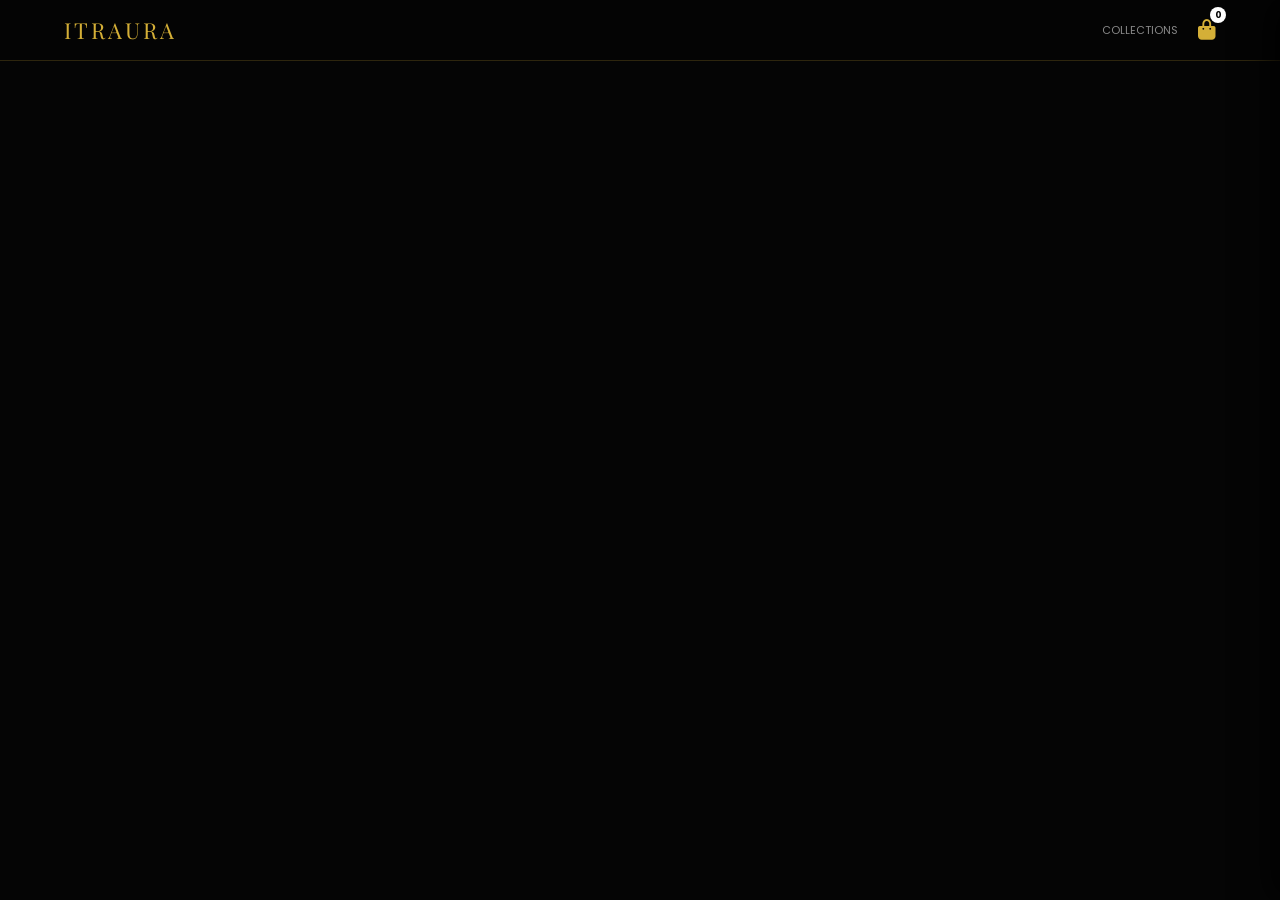
<file: product-detail.html>
<!DOCTYPE html>
<html lang="en">
<head>
    <meta charset="UTF-8">
    <meta name="viewport" content="width=device-width, initial-scale=1.0, maximum-scale=1.0, user-scalable=no">
    <title>Product Essence | ItrAura Luxury</title>
    <link href="https://fonts.googleapis.com/css2?family=Playfair+Display:ital,wght@0,700;1,400&family=Poppins:wght@300;400;600&display=swap" rel="stylesheet">
    <link rel="stylesheet" href="https://cdnjs.cloudflare.com/ajax/libs/font-awesome/6.4.0/css/all.min.css">
    
    <style>
        :root {
            --gold: #D4AF37; --black: #050505; --dark-gray: #0a0a0a;
            --border: rgba(212, 175, 55, 0.2); --transition: all 0.5s cubic-bezier(0.7, 0, 0.3, 1);
        }

        /* Global */
        * { margin: 0; padding: 0; box-sizing: border-box; }
        body { background: var(--black); color: #fff; font-family: 'Poppins', sans-serif; overflow-x: hidden; width: 100%; }
        
        /* Navbar */
        .navbar { padding: 15px 5%; display: flex; justify-content: space-between; align-items: center; border-bottom: 1px solid var(--border); position: sticky; top: 0; background: rgba(5,5,5,0.95); backdrop-filter: blur(10px); z-index: 1000; width: 100%; }
        .logo { font-family: 'Playfair Display', serif; font-size: 22px; letter-spacing: 3px; color: var(--gold); text-transform: uppercase; cursor: pointer; }
        .nav-right { display: flex; align-items: center; gap: 20px; }
        .cart-trigger { position: relative; cursor: pointer; color: var(--gold); font-size: 20px; }
        .cart-count { position: absolute; top: -8px; right: -10px; background: #fff; color: #000; font-size: 9px; width: 16px; height: 16px; border-radius: 50%; display: flex; align-items: center; justify-content: center; font-weight: 700; }

        /* CART DRAWER */
        #cart-drawer { 
            position: fixed; top: 0; right: -100%; width: 100%; height: 100%; 
            background: #080808; border-left: 1px solid var(--gold); z-index: 99999; 
            transition: var(--transition); padding: 25px; display: flex; flex-direction: column; 
            box-shadow: -10px 0 30px rgba(0,0,0,0.8);
        }
        #cart-drawer.open { right: 0; }
        
        /* Desktop Cart Width */
        @media (min-width: 992px) { #cart-drawer { width: 450px; right: -450px; } }

        .cart-head { display: flex; justify-content: space-between; align-items: center; border-bottom: 1px solid #222; padding-bottom: 15px; margin-bottom: 20px; }
        .cart-head h2 { font-family: 'Playfair Display', serif; color: var(--gold); font-size: 22px; }
        #cart-content { flex-grow: 1; overflow-y: auto; }
        .cart-item-row { display: flex; gap: 15px; margin-bottom: 15px; align-items: center; border-bottom: 1px solid #111; padding-bottom: 15px; }
        .cart-item-row img { width: 60px; height: 60px; object-fit: contain; background: #000; border: 1px solid #222; }
        .cart-total { display: flex; justify-content: space-between; font-size: 20px; color: var(--gold); padding: 15px 0; border-top: 1px solid #222; margin-top: 15px; }
        .checkout-btn { width: 100%; padding: 18px; background: var(--gold); color: #000; font-weight: 700; text-transform: uppercase; border: none; letter-spacing: 2px; cursor: pointer; }

        /* --- DETAIL LAYOUT (The Magic Fix) --- */
        .detail-container { 
            width: 100%; max-width: 1400px; margin: 20px auto; padding: 20px; 
            display: flex; flex-direction: column; /* Mobile stack */
            gap: 30px; 
        }

        /* Desktop Layout Fix */
        @media (min-width: 992px) {
            .detail-container { 
                flex-direction: row; /* Side-by-side */
                align-items: flex-start;
                margin: 80px auto; 
                gap: 80px; 
                padding: 0 8%; 
            }
            .product-image-side { 
                flex: 1; /* 50% screen */
                position: sticky; 
                top: 120px; 
                height: 700px; 
            }
            .product-info-side { 
                flex: 1; /* 50% screen */
                text-align: left; 
            }
        }

        .product-image-side { 
            background: #000; border: 1px solid var(--border); padding: 20px; 
            height: 400px; display: flex; align-items: center; justify-content: center; 
        }
        .product-image-side img { max-width: 100%; max-height: 100%; object-fit: contain; }

        .product-info-side h1 { font-family: 'Playfair Display', serif; font-size: 40px; color: var(--gold); margin: 0 0 15px 0; font-style: italic; }
        .category-tag { text-transform: uppercase; letter-spacing: 4px; font-size: 11px; color: var(--gold); margin-bottom: 10px; display: block; }
        .full-description { font-size: 16px; line-height: 1.8; color: #aaa; margin-bottom: 40px; font-weight: 300; }

        .promise-grid { display: grid; grid-template-columns: 1fr 1fr; gap: 20px; margin-bottom: 40px; border-top: 1px solid var(--border); padding-top: 30px; }
        .promise-item { display: flex; align-items: start; gap: 12px; }
        .promise-item i { color: var(--gold); font-size: 16px; margin-top: 4px; }
        .promise-item h5 { color: var(--gold); margin: 0 0 4px 0; font-size: 12px; text-transform: uppercase; }
        .promise-item p { color: #666; font-size: 11px; margin: 0; }

        .scent-profile { background: rgba(212, 175, 55, 0.03); padding: 30px; border-left: 2px solid var(--gold); margin-bottom: 40px; }
        .scent-profile h4 { color: var(--gold); margin-bottom: 15px; font-size: 13px; text-transform: uppercase; letter-spacing: 2px; }
        .scent-profile p { font-size: 14px; color: #ccc; margin-bottom: 8px; }

        .price-section { font-family: 'Playfair Display', serif; font-size: 45px; color: var(--gold); margin-bottom: 30px; }
        .ml-selector { display: flex; gap: 15px; margin-bottom: 30px; flex-wrap: wrap; }
        .ml-box { border: 1px solid #333; padding: 12px 25px; cursor: pointer; font-size: 12px; transition: 0.3s; }
        .ml-box.active { border-color: var(--gold); color: var(--gold); background: rgba(212, 175, 55, 0.05); }

        .buy-now-btn { width: 100%; padding: 22px; background: var(--gold); color: #000; border: none; font-weight: 700; text-transform: uppercase; letter-spacing: 3px; cursor: pointer; }
        
        #cart-mask { position: fixed; inset: 0; background: rgba(0,0,0,0.8); z-index: 99998; display: none; backdrop-filter: blur(5px); }
    </style>
</head>
<body>

<div id="cart-drawer">
    <div class="cart-head">
        <h2>Your Selection</h2>
        <i class="fas fa-times" onclick="toggleCart()" style="cursor:pointer; color:var(--gold);"></i>
    </div>
    <div id="cart-content"></div>
    <div class="cart-footer">
        <div class="cart-total">
            <span>Total</span>
            <span>₹<span id="cart-total-val">0</span></span>
        </div>
        <button class="checkout-btn" onclick="checkoutWhatsApp()">Checkout via WhatsApp</button>
    </div>
</div>
<div id="cart-mask" onclick="toggleCart()"></div>

<header class="navbar">
    <div class="logo" onclick="window.location.href='index.html'">ITRAURA</div>
    <div class="nav-right">
        <a href="product.html" style="color: #888; text-decoration: none; font-size: 11px; text-transform: uppercase;">Collections</a>
        <div class="cart-trigger" onclick="toggleCart()">
            <i class="fas fa-shopping-bag"></i>
            <span class="cart-count" id="cart-badge">0</span>
        </div>
    </div>
</header>

<div class="detail-container" id="product-detail">
    </div>

<script src="data.js"></script>
<script>
    let cart = JSON.parse(localStorage.getItem('itraura_cart')) || [];
    const urlParams = new URLSearchParams(window.location.search);
    const productId = parseInt(urlParams.get('id'));
    const item = products.find(p => p.id === productId);

    let selectedSize, selectedPrice;

    if (item) {
        const detailDiv = document.getElementById('product-detail');
        const availableSizes = Object.keys(item.prices);
        selectedSize = availableSizes[0];
        selectedPrice = item.prices[selectedSize];
        
        detailDiv.innerHTML = `
            <div class="product-image-side">
                <img src="${item.img}" alt="${item.name}">
            </div>
            <div class="product-info-side">
                <span class="category-tag">${item.category}</span>
                <h1>${item.name}</h1>
                <div class="full-description">${item.fullDesc || item.desc}</div>

                <div class="promise-grid">
                    <div class="promise-item"><i class="fas fa-history"></i><div><h5>Est. 1958</h5><p>Legacy of purity.</p></div></div>
                    <div class="promise-item"><i class="fas fa-seedling"></i><div><h5>Hasayan Soul</h5><p>Direct origin.</p></div></div>
                    <div class="promise-item"><i class="fas fa-fire-alt"></i><div><h5>Deg-Bhapka</h5><p>Steam art.</p></div></div>
                    <div class="promise-item"><i class="fas fa-leaf"></i><div><h5>Pure Nature</h5><p>0% Alcohol.</p></div></div>
                </div>
                
                <div class="scent-profile">
                    <h4>Scent Profile</h4>
                    <p><strong>Top:</strong> ${item.scentProfile?.top || 'Natural'}</p>
                    <p><strong>Heart:</strong> ${item.scentProfile?.heart || 'Floral'}</p>
                    <p><strong>Base:</strong> ${item.scentProfile?.base || 'Woody'}</p>
                </div>

                <div class="ml-selector">
                    ${availableSizes.map((size, index) => `
                        <div class="ml-box ${index === 0 ? 'active' : ''}" 
                             onclick="updateDetailPagePrice(this, ${item.prices[size]}, '${size}')">
                            ${size}
                        </div>
                    `).join('')}
                </div>

                <div class="price-section">₹<span id="detail-price">${selectedPrice}</span></div>
                
                <button class="buy-now-btn" onclick="addToSelection()">Add to Selection</button>
            </div>
        `;
    }

    function updateDetailPagePrice(el, price, size) {
        document.getElementById('detail-price').innerText = price;
        selectedPrice = price;
        selectedSize = size;
        document.querySelectorAll('.ml-box').forEach(b => b.classList.remove('active'));
        el.classList.add('active');
    }

    function addToSelection() {
        const existing = cart.find(c => c.id === item.id && c.size === selectedSize);
        if(existing) existing.qty++;
        else cart.push({ id: item.id, name: item.name, price: selectedPrice, size: selectedSize, img: item.img, qty: 1 });
        
        localStorage.setItem('itraura_cart', JSON.stringify(cart));
        updateBadge();
        toggleCart();
    }

    function toggleCart() {
        const drawer = document.getElementById('cart-drawer');
        const mask = document.getElementById('cart-mask');
        drawer.classList.toggle('open');
        mask.style.display = drawer.classList.contains('open') ? 'block' : 'none';
        renderCart();
    }

    function renderCart() {
        const container = document.getElementById('cart-content');
        const totalVal = document.getElementById('cart-total-val');
        container.innerHTML = '';
        let total = 0;
        
        if(cart.length === 0) {
            container.innerHTML = '<p style="text-align:center; padding:50px; color:#444;">Selection is empty.</p>';
            totalVal.innerText = '0'; return;
        }

        cart.forEach((c, index) => {
            total += c.price * c.qty;
            container.innerHTML += `
                <div class="cart-item-row">
                    <img src="${c.img}">
                    <div style="flex-grow:1">
                        <h4 style="color:var(--gold); font-size:14px; margin:0;">${c.name}</h4>
                        <p style="font-size:10px; color:#555; margin:5px 0;">${c.size} x ${c.qty}</p>
                        <p style="margin:0;">₹${c.price * c.qty}</p>
                    </div>
                    <i class="fas fa-trash" onclick="removeItem(${index})" style="cursor:pointer; color:#555;"></i>
                </div>`;
        });
        totalVal.innerText = total;
    }

    function removeItem(index) {
        cart.splice(index, 1);
        localStorage.setItem('itraura_cart', JSON.stringify(cart));
        renderCart(); updateBadge();
    }

    function updateBadge() {
        document.getElementById('cart-badge').innerText = cart.reduce((s, i) => s + i.qty, 0);
    }

    function checkoutWhatsApp() {
        if(cart.length === 0) return;
        let msg = "Hello ItrAura, order:\n";
        cart.forEach(i => msg += `• ${i.name} (${i.size}) x ${i.qty}\n`);
        msg += `\nTotal: ₹${document.getElementById('cart-total-val').innerText}`;
        window.open(`https://wa.me/917618243220?text=${encodeURIComponent(msg)}`);
    }

    window.onload = updateBadge;
</script>
</body>
</html>
</file>
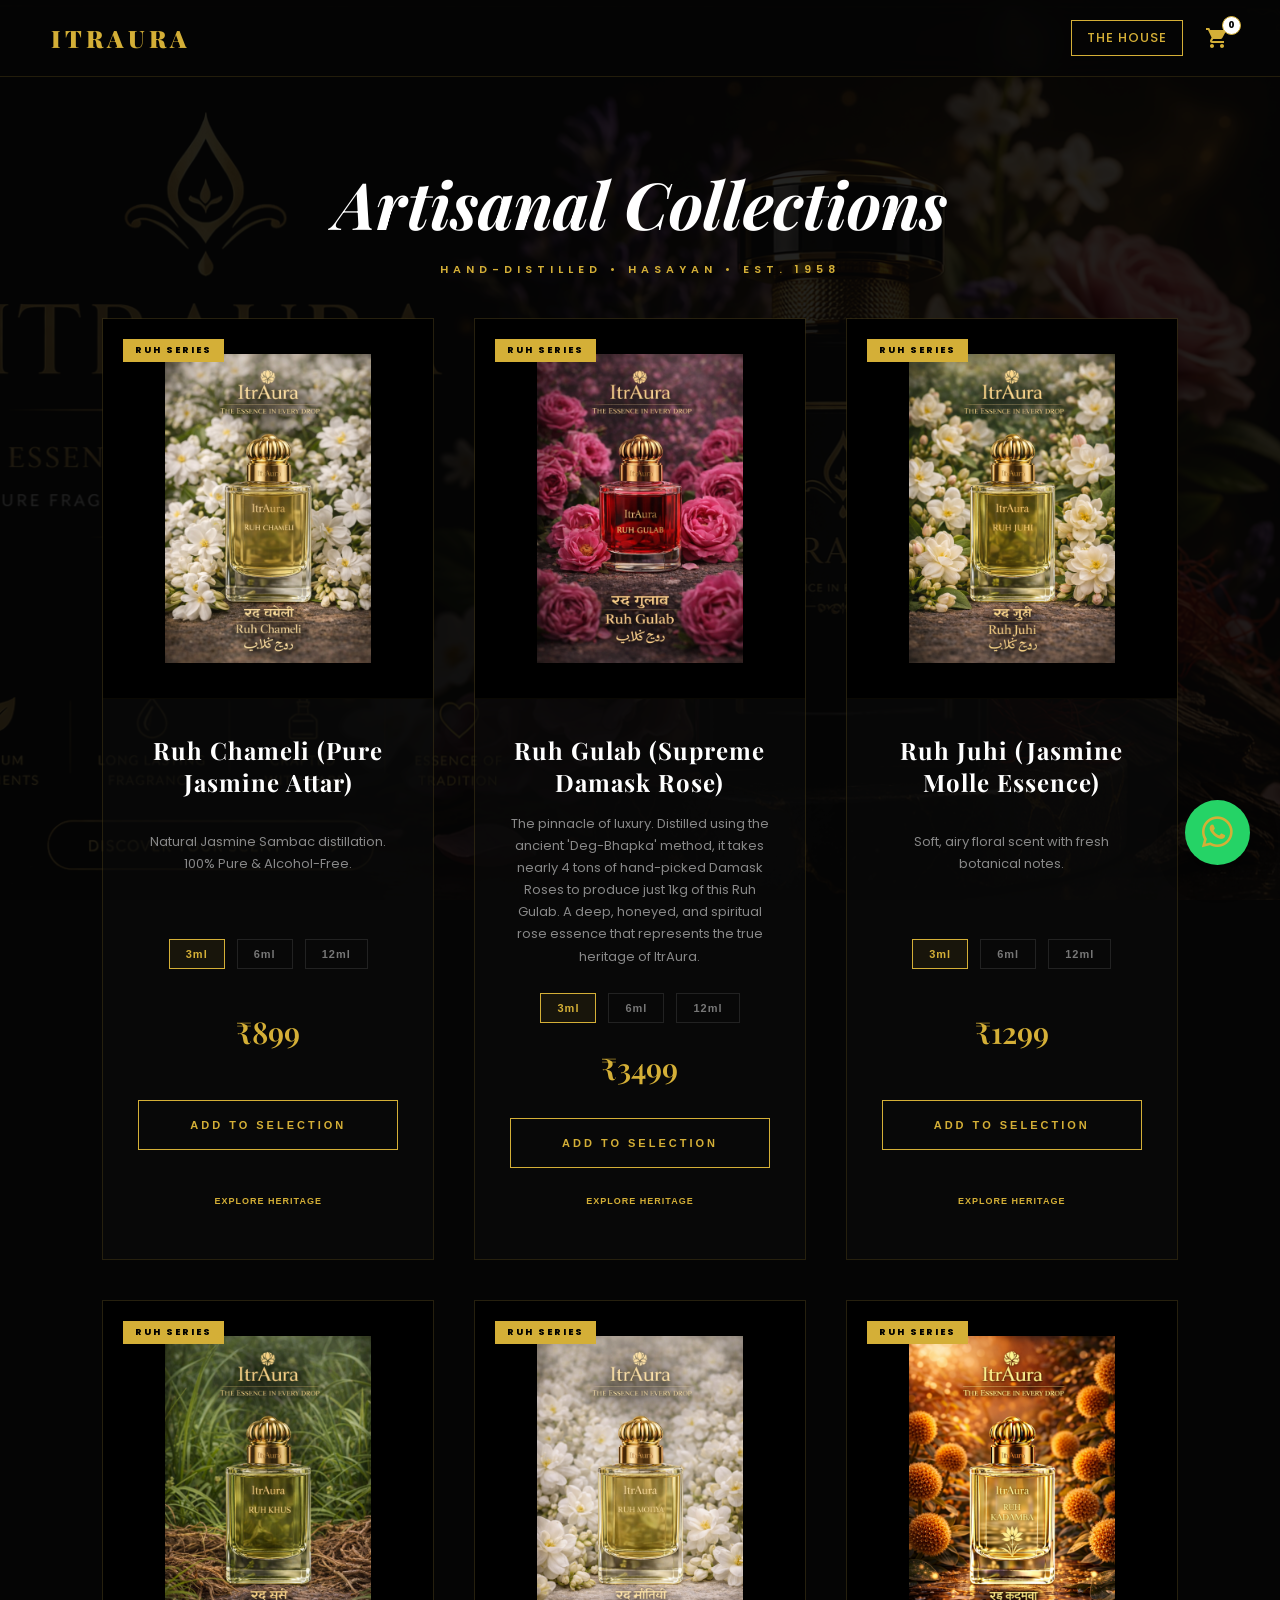
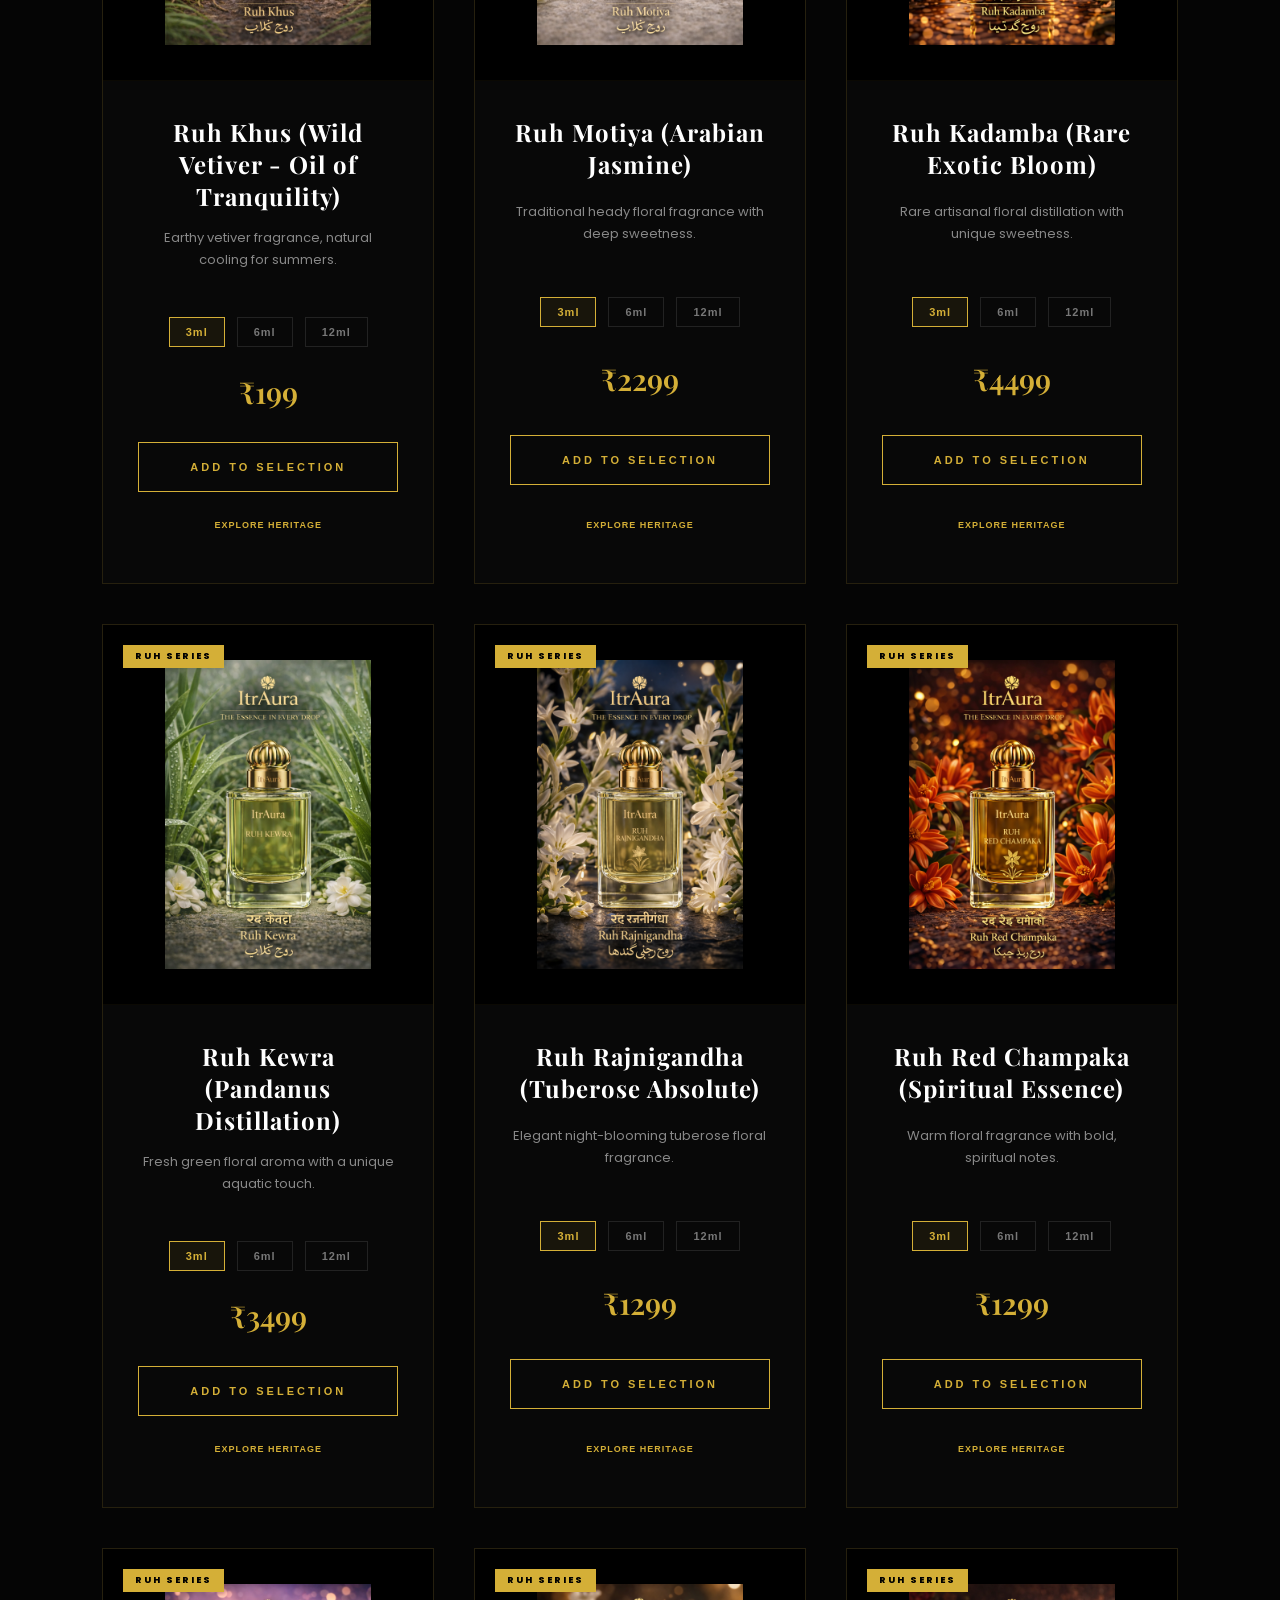
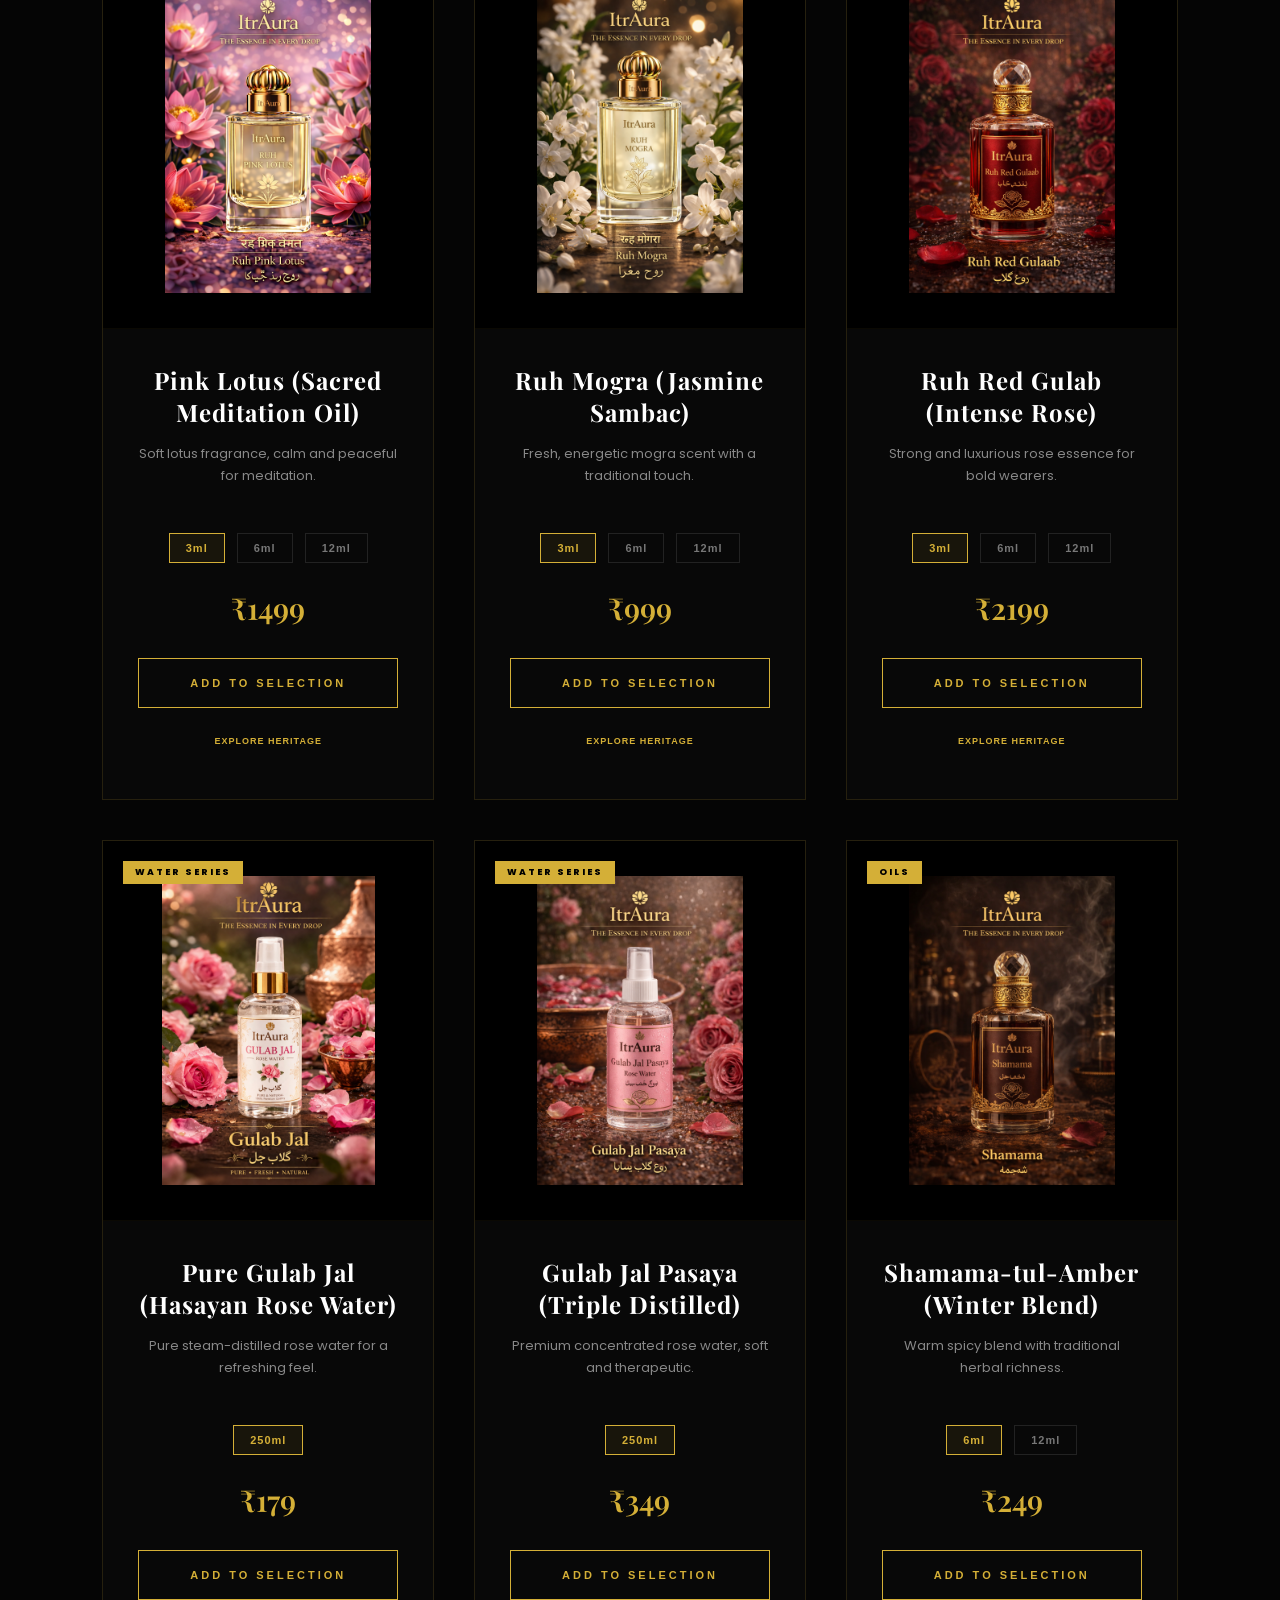
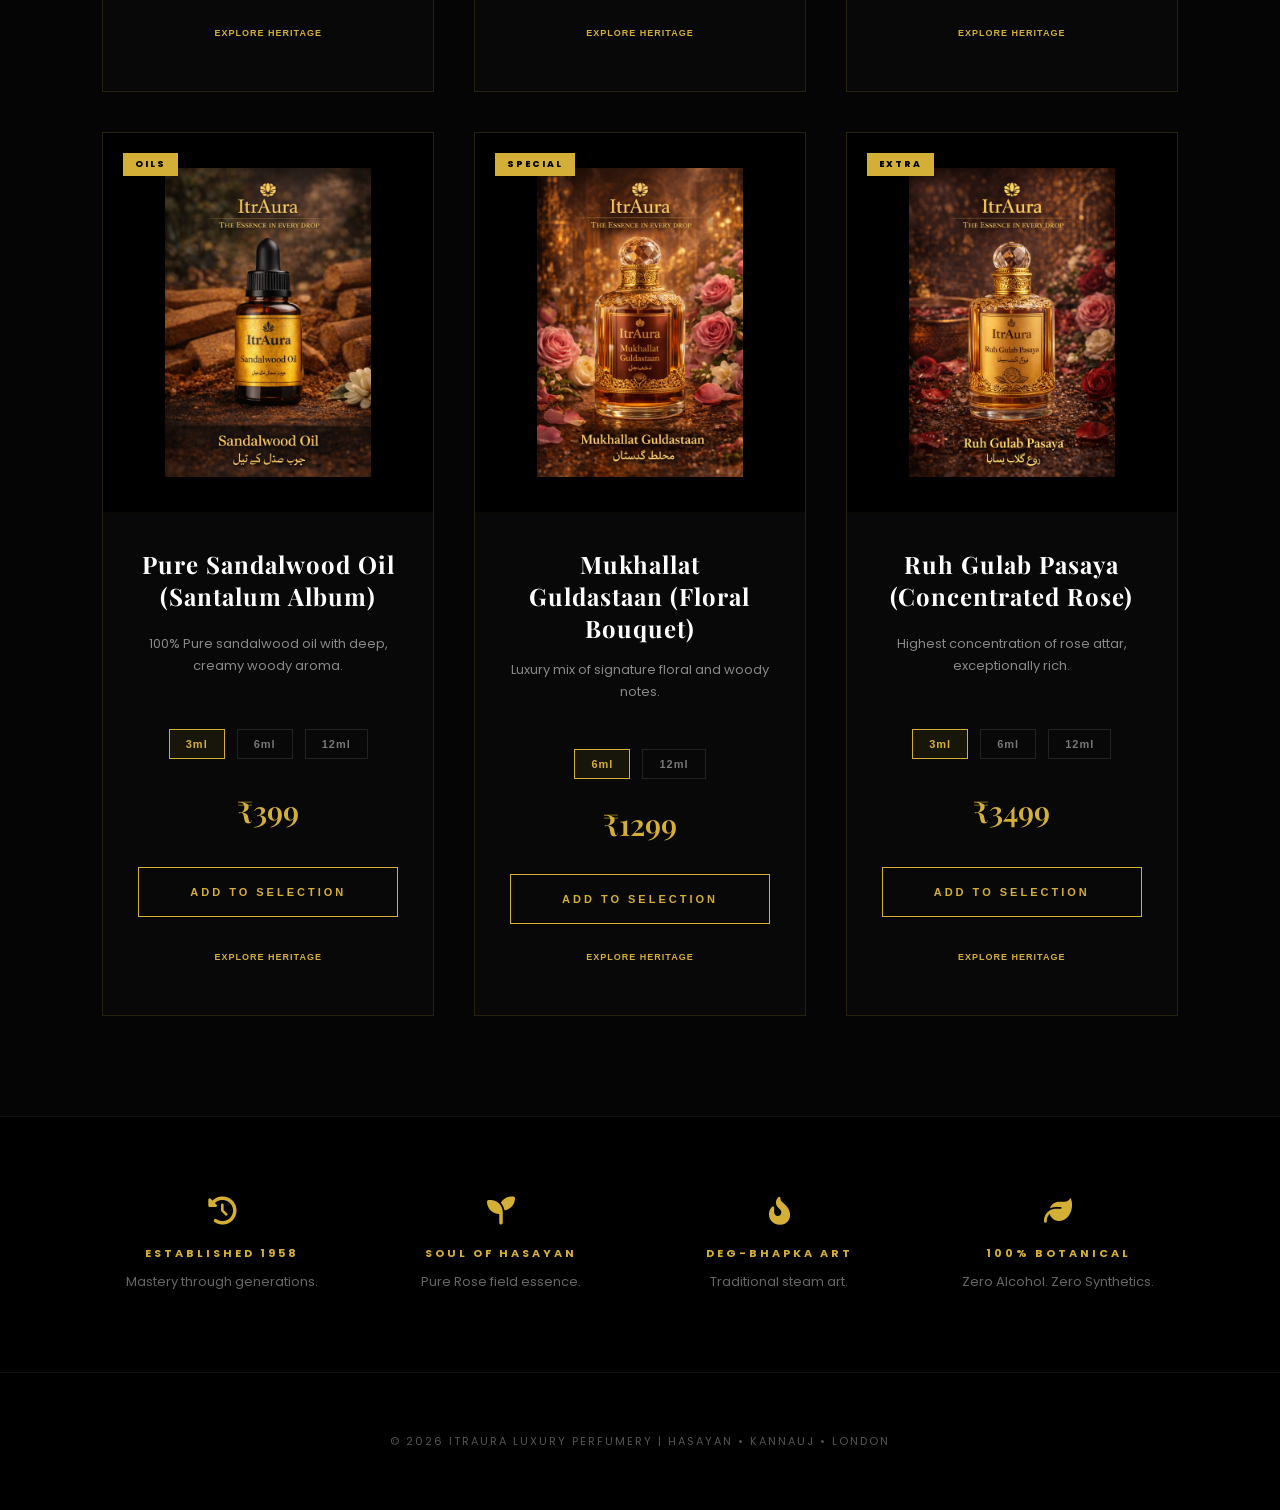
<file: product.html>
<!DOCTYPE html>
<html lang="en">
<head>
    <meta charset="UTF-8">
    <meta name="viewport" content="width=device-width, initial-scale=1.0, maximum-scale=1.0, user-scalable=no">
    
    <title>Collections | ItrAura Artisanal Perfumes | Pure Hasayan & Kannauj Attars</title>
    <meta name="description" content="Explore ItrAura's artisanal collection of 100% pure, alcohol-free Indian attars. Featuring the Ruh Series, Water Series, and Premium Blends. Bulk B2B supply available.">

    <link href="https://fonts.googleapis.com/css2?family=Playfair+Display:ital,wght@0,400;0,700;1,400&family=Poppins:wght@200;300;400;500;600&display=swap" rel="stylesheet">
    <link rel="stylesheet" href="https://cdnjs.cloudflare.com/ajax/libs/font-awesome/6.4.0/css/all.min.css">
    
    <style>
        :root {
            --gold: #D4AF37; --black: #050505; --dark-gray: #0a0a0a; --white: #ffffff;
            --border-gold: rgba(212, 175, 55, 0.15);
            --transition: all 0.7s cubic-bezier(0.7, 0, 0.3, 1);
        }

        /* GLOBAL RESET */
        * { margin: 0; padding: 0; box-sizing: border-box; -webkit-tap-highlight-color: transparent; }
        body { background-color: var(--black); color: var(--white); font-family: 'Poppins', sans-serif; overflow-x: hidden; -webkit-font-smoothing: antialiased; }
        
        /* Force Gold Overrides to Eliminate Purple Browser Glitch */
        a, a:visited, a:active { text-decoration: none !important; color: var(--gold) !important; transition: 0.3s; }
        a:hover { color: var(--white) !important; }

        .site-bg { position: fixed; top: 0; left: 0; width: 100%; height: 100%; background: url('Background.png') no-repeat center center; background-size: cover; opacity: 0.12; z-index: -1; }

        /* HEADER & NAVIGATION (MATCHED TO MAIN HOME CORE) */
        header { position: fixed; top: 0; width: 100%; padding: 20px 4%; display: flex; justify-content: space-between; align-items: center; z-index: 9000; background: rgba(5,5,5,0.85); backdrop-filter: blur(15px); border-bottom: 1px solid var(--border-gold); transition: var(--transition); }
        .logo { font-family: 'Playfair Display', serif; font-size: clamp(18px, 4.2vw, 24px); font-weight: 900; letter-spacing: 4px; color: var(--gold) !important; text-transform: uppercase; cursor: pointer; }
        
        .nav-right { display: flex; align-items: center; gap: clamp(12px, 3.5vw, 22px); }
        .nav-link-btn { font-size: clamp(10px, 2.8vw, 13px); letter-spacing: 1px; text-transform: uppercase; font-weight: 500; border: 1px solid var(--gold); padding: 7px 15px; color: var(--gold) !important; background: transparent; transition: 0.3s; }
        .nav-link-btn:hover { background: var(--gold); color: #000 !important; }
        
        .cart-trigger { position: relative; cursor: pointer; color: var(--gold) !important; display: flex; align-items: center; flex-shrink: 0; }
        .cart-icon-svg { width: 24px; height: 24px; fill: var(--gold); }
        .cart-count { position: absolute; top: -10px; right: -12px; background: var(--white); color: var(--black); font-size: 9px; width: 19px; height: 19px; border-radius: 50%; display: flex; align-items: center; justify-content: center; font-weight: 800; border: 1px solid var(--gold); }

        /* SHOWROOM HEADER LAYOUT */
        .shop-header { padding: 160px 8% 40px; text-align: center; }
        .shop-header h1 { font-family: 'Playfair Display', serif; font-size: clamp(35px, 6vw, 65px); color: var(--white); font-style: italic; margin-bottom: 15px; }
        .shop-header p { font-size: 11px; letter-spacing: 5px; color: var(--gold); text-transform: uppercase; font-weight: 600; }

        /* RESPONSIVE PREMIUM PRODUCT GRID SYSTEM */
        .container { padding: 0 8% 100px; }
        .product-grid { display: grid; grid-template-columns: repeat(3, 1fr); gap: 40px; }

        .product-card { background: rgba(10,10,10,0.6); border: 1px solid var(--border-gold); transition: var(--transition); position: relative; overflow: hidden; display: flex; flex-direction: column; justify-content: space-between; }
        .product-card:hover { border-color: var(--gold); transform: translateY(-10px); box-shadow: 0 15px 35px rgba(212,175,55,0.05); }
        
        .img-container { width: 100%; height: 380px; background: #000; display: flex; align-items: center; justify-content: center; padding: 35px; position: relative; border-bottom: 1px solid rgba(212,175,55,0.05); }
        .product-card img { max-width: 100%; max-height: 100%; object-fit: contain; transition: 1.5s cubic-bezier(0.7, 0, 0.3, 1); cursor: pointer; }
        .product-card:hover img { transform: scale(1.05); }
        
        .category-badge { position: absolute; top: 20px; left: 20px; background: var(--gold); color: #000; font-size: 9px; font-weight: 800; letter-spacing: 2px; padding: 5px 12px; text-transform: uppercase; z-index: 5; }

        .info { padding: 35px; text-align: center; flex-grow: 1; display: flex; flex-direction: column; justify-content: space-between; }
        .info h3 { font-family: 'Playfair Display', serif; font-size: 24px; color: var(--white); margin-bottom: 15px; letter-spacing: 1px; cursor: pointer; transition: 0.3s; }
        .info h3:hover { color: var(--gold); }
        .info p { font-size: 13px; color: #888; margin-bottom: 25px; line-height: 1.7; min-height: 65px; }

        /* VARIANT SELECTOR INTERFACE */
        .size-selector { display: flex; justify-content: center; gap: 12px; margin-bottom: 25px; flex-wrap: wrap; }
        .ml-btn { background: transparent; border: 1px solid #222; color: #777; padding: 8px 16px; font-size: 11px; font-weight: 600; cursor: pointer; transition: 0.3s; letter-spacing: 1px; }
        .ml-btn:hover { border-color: #555; color: #fff; }
        .ml-btn.active { border-color: var(--gold); color: var(--gold); background: rgba(212, 175, 55, 0.08); }

        .price-tag { font-family: 'Playfair Display', serif; font-size: 30px; color: var(--gold); margin-bottom: 30px; font-weight: 600; }
        
        .btn-action { width: 100%; padding: 18px; background: transparent; border: 1px solid var(--gold); color: var(--gold) !important; text-transform: uppercase; font-size: 11px; letter-spacing: 3px; font-weight: 800; cursor: pointer; transition: 0.4s; }
        .btn-action:hover { background: var(--gold); color: #000 !important; }

        /* SIDE DRAWER STYLING SETUP */
        #cart-drawer { position: fixed; top: 0; right: -100%; width: 100%; height: 100%; background: #080808; border-left: 1px solid var(--gold); z-index: 10000; transition: var(--transition); padding: 40px; display: flex; flex-direction: column; }
        @media (min-width: 901px) { #cart-drawer { width: 450px; right: -450px; } }
        #cart-drawer.open { right: 0 !important; }
        
        .cart-head { display: flex; justify-content: space-between; align-items: center; border-bottom: 1px solid #222; padding-bottom: 25px; margin-bottom: 30px; }
        .cart-head h2 { font-family: 'Playfair Display', serif; color: var(--gold); font-size: 26px; }
        #cart-content { flex-grow: 1; overflow-y: auto; }
        .cart-item-row { display: flex; gap: 20px; margin-bottom: 25px; padding-bottom: 20px; border-bottom: 1px solid #111; align-items: center; }
        .cart-item-row img { width: 70px; height: 70px; object-fit: contain; border: 1px solid #222; background: #000; }

        /* BRAND TRUST MATRIX */
        .trust-bar { display: grid; grid-template-columns: repeat(4, 1fr); background: #000; padding: 80px 8%; border-top: 1px solid #111; gap: 40px; text-align: center; }
        .trust-item i { color: var(--gold); font-size: 28px; margin-bottom: 20px; display: block; }
        .trust-item h4 { font-size: 11px; letter-spacing: 3px; text-transform: uppercase; color: var(--gold); margin-bottom: 10px; font-weight: 700; }
        .trust-item p { font-size: 13px; color: #666; line-height: 1.6; }

        footer { text-align: center; padding: 60px 8%; border-top: 1px solid #111; font-size: 11px; color: #555; letter-spacing: 2px; background: #000; }

        .whatsapp-float { position: fixed; bottom: 35px; right: 30px; background: #25d366; color: white; width: 65px; height: 65px; border-radius: 50%; display: flex; align-items: center; justify-content: center; font-size: 35px; z-index: 6000; box-shadow: 0 10px 25px rgba(0,0,0,0.5); transition: 0.3s; }
        .whatsapp-float:hover { transform: scale(1.05); }

        @media (max-width: 1024px) { 
            .product-grid { grid-template-columns: 1fr 1fr; gap: 30px; } 
            header { padding: 15px 4%; }
        }
        @media (max-width: 768px) { 
            .product-grid, .trust-bar { grid-template-columns: 1fr; } 
            .logo { font-size: 20px; letter-spacing: 3px; }
            .container { padding: 0 4% 80px; }
            #cart-drawer { padding: 25px; }
        }
    </style>
</head>
<body>

<div class="site-bg"></div>

<div id="cart-drawer">
    <div class="cart-head">
        <h2>Luxury Selection</h2>
        <i class="fas fa-times" onclick="toggleCart()" style="cursor:pointer; color:var(--gold); font-size: 24px;"></i>
    </div>
    <div id="cart-content"></div>
    <div style="border-top:1px solid #222; padding-top:30px;">
        <div style="display:flex; justify-content:space-between; font-size:24px; color:var(--gold); font-family:'Playfair Display', serif; margin-bottom:30px;">
            <span>Grand Total</span><span>₹<span id="cart-total-val">0</span></span>
        </div>
        <button class="btn-action" style="background:var(--gold); color:#000 !important;" onclick="checkoutWhatsApp()">Reserve via WhatsApp</button>
    </div>
</div>

<header>
    <div class="logo" onclick="window.location.href='index.html'">ItrAura</div>
    <div class="nav-right">
        <a href="index.html" class="nav-link-btn">The House</a>
        <div class="cart-trigger" onclick="toggleCart()">
            <svg class="cart-icon-svg" viewBox="0 0 24 24"><path d="M7 18c-1.1 0-1.99.9-1.99 2S5.9 22 7 22s2-.9 2-2-.9-2-2-2zM1 2v2h2l3.6 7.59-1.35 2.45c-.16.28-.25.61-.25.96 0 1.1.9 2 2 2h12v-2H7.42c-.14 0-.25-.11-.25-.25l.03-.12.9-1.63h7.45c.75 0 1.41-.41 1.75-1.03l3.58-6.49c.08-.14.12-.31.12-.48 0-.55-.45-1-1-1H5.21l-.94-2H1zm16 16c-1.1 0-1.99.9-1.99 2s.89 2 1.99 2 2-.9 2-2-.9-2-2-2z"/></svg>
            <span class="cart-count" id="cart-badge">0</span>
        </div>
    </div>
</header>

<section class="shop-header">
    <h1>Artisanal Collections</h1>
    <p>Hand-Distilled • Hasayan • Est. 1958</p>
</section>

<div class="container">
    <div id="product-list" class="product-grid" itemscope itemtype="https://schema.org/ItemList"></div>
</div>

<section class="trust-bar">
    <div class="trust-item"><i class="fas fa-history"></i><h4>Established 1958</h4><p>Mastery through generations.</p></div>
    <div class="trust-item"><i class="fas fa-seedling"></i><h4>Soul of Hasayan</h4><p>Pure Rose field essence.</p></div>
    <div class="trust-item"><i class="fas fa-fire-alt"></i><h4>Deg-Bhapka Art</h4><p>Traditional steam art.</p></div>
    <div class="trust-item"><i class="fas fa-leaf"></i><h4>100% Botanical</h4><p>Zero Alcohol. Zero Synthetics.</p></div>
</section>

<footer>© 2026 ITRAURA LUXURY PERFUMERY | HASAYAN • KANNAUJ • LONDON</footer>

<a href="https://wa.me/917618243220" class="whatsapp-float" target="_blank"><i class="fab fa-whatsapp"></i></a>

<script src="data.js"></script>
<script>
    let cart = JSON.parse(localStorage.getItem('itraura_cart')) || [];

    function renderProducts() {
        const productGrid = document.getElementById('product-list');
        if (typeof products !== 'undefined') {
            productGrid.innerHTML = ''; 
            products.forEach((item, index) => {
                const sizes = Object.keys(item.prices);
                const firstPrice = item.prices[sizes[0]];

                const card = document.createElement('div');
                card.className = 'product-card';
                // REPLACED: Injected structural ItemList elements and Microdata definitions seamlessly
                card.setAttribute('itemprop', 'itemListElement');
                card.setAttribute('itemscope', '');
                card.setAttribute('itemtype', 'https://schema.org/ListItem');
                
                card.innerHTML = `
                    <meta itemprop="position" content="${index + 1}">
                    <div class="img-container" itemscope itemtype="https://schema.org/Product">
                        <div class="category-badge">${item.category}</div>
                        <img itemprop="image" src="${item.img}" alt="${item.name} - Traditional Pure Indian Attar Sourced from Hasayan" onclick="goToDetail(${item.id})">
                    </div>
                    <div class="info" itemscope itemtype="https://schema.org/Product">
                        <h3 itemprop="name" onclick="goToDetail(${item.id})">${item.name}</h3>
                        <p itemprop="description">${item.desc}</p>
                        <div class="size-selector">
                            ${sizes.map((s, idx) => `
                                <button class="ml-btn ${idx === 0 ? 'active' : ''}" onclick="changePrice(this, ${item.prices[s]})">${s}</button>
                            `).join('')}
                        </div>
                        <div class="price-tag" itemprop="offers" itemscope itemtype="https://schema.org/Offer">
                            <meta itemprop="priceCurrency" content="INR">
                            ₹<span class="price-val" itemprop="price">${firstPrice}</span>
                            <meta itemprop="availability" content="https://schema.org/InStock">
                        </div>
                        <button class="btn-action" onclick="addToSelection(${item.id}, this)">Add to Selection</button>
                        <button class="btn-action" style="border:none; font-size:9px; letter-spacing:1px; margin-top:10px; background:transparent;" onclick="goToDetail(${item.id})">Explore Heritage</button>
                    </div>
                `;
                productGrid.appendChild(card);
            });
        }
        updateBadge();
    }

    function changePrice(btn, newPrice) {
        const info = btn.closest('.info');
        info.querySelector('.price-val').innerText = newPrice;
        // Dynamically update schema attribute node logic alongside pricing views
        info.querySelector('[itemprop="price"]').setAttribute('content', newPrice);
        info.querySelectorAll('.ml-btn').forEach(b => b.classList.remove('active'));
        btn.classList.add('active');
    }

    function addToSelection(id, btn) {
        const item = products.find(p => p.id === id);
        const info = btn.closest('.info');
        const size = info.querySelector('.ml-btn.active').innerText;
        const price = parseInt(info.querySelector('.price-val').innerText);
        
        const existing = cart.find(c => c.id === id && c.size === size);
        if(existing) existing.qty++;
        else cart.push({ id, name: item.name, price, size, img: item.img, qty: 1 });
        
        localStorage.setItem('itraura_cart', JSON.stringify(cart));
        updateBadge();
        toggleCart();
    }

    function toggleCart() {
        const drawer = document.getElementById('cart-drawer');
        drawer.classList.toggle('open');
        renderCart();
    }

    function renderCart() {
        const container = document.getElementById('cart-content');
        const totalVal = document.getElementById('cart-total-val');
        container.innerHTML = '';
        let total = 0;
        
        if(cart.length === 0) {
            container.innerHTML = '<p style="text-align:center; padding:100px; color:#555; font-size:13px; letter-spacing:1px;">YOUR SELECTION IS EMPTY</p>';
            totalVal.innerText = '0'; return;
        }

        cart.forEach((item, index) => {
            total += item.price * item.qty;
            container.innerHTML += `
                <div class="cart-item-row">
                    <img src="${item.img}" alt="${item.name}">
                    <div style="flex-grow:1">
                        <h4 style="color:var(--gold); font-size:14px; font-weight:600; letter-spacing:0.5px;">${item.name}</h4>
                        <p style="font-size:11px; color:#666; margin:4px 0;">Size: ${item.size} | Qty: ${item.qty}</p>
                        <p style="color:#fff; font-size:13px; font-weight:500;">₹${(item.price * item.qty).toLocaleString()}</p>
                    </div>
                    <i class="fas fa-trash-alt" onclick="removeItem(${index})" style="cursor:pointer; color:#444; font-size:12px; transition:0.2s;"></i>
                </div>`;
        });
        totalVal.innerText = total.toLocaleString();
    }

    function removeItem(index) {
        cart.splice(index, 1);
        localStorage.setItem('itraura_cart', JSON.stringify(cart));
        renderCart(); updateBadge();
    }

    function updateBadge() {
        const count = cart.reduce((s, i) => s + i.qty, 0);
        document.getElementById('cart-badge').innerText = count;
    }

    function checkoutWhatsApp() {
        if(cart.length === 0) return;
        let msg = "Hello ItrAura Concierge, I'd like to reserve from the Collections:\n\n";
        cart.forEach(i => msg += `• ${i.name} (${i.size}) x ${i.qty} = ₹${(i.price*i.qty).toLocaleString()}\n`);
        msg += `\nGrand Total: ₹${document.getElementById('cart-total-val').innerText}`;
        window.open(`https://wa.me/917618243220?text=${encodeURIComponent(msg)}`);
    }

    function goToDetail(id) { window.location.href = `product-detail.html?id=${id}`; }

    window.onload = renderProducts;
</script>
</body>
</html>
</file>
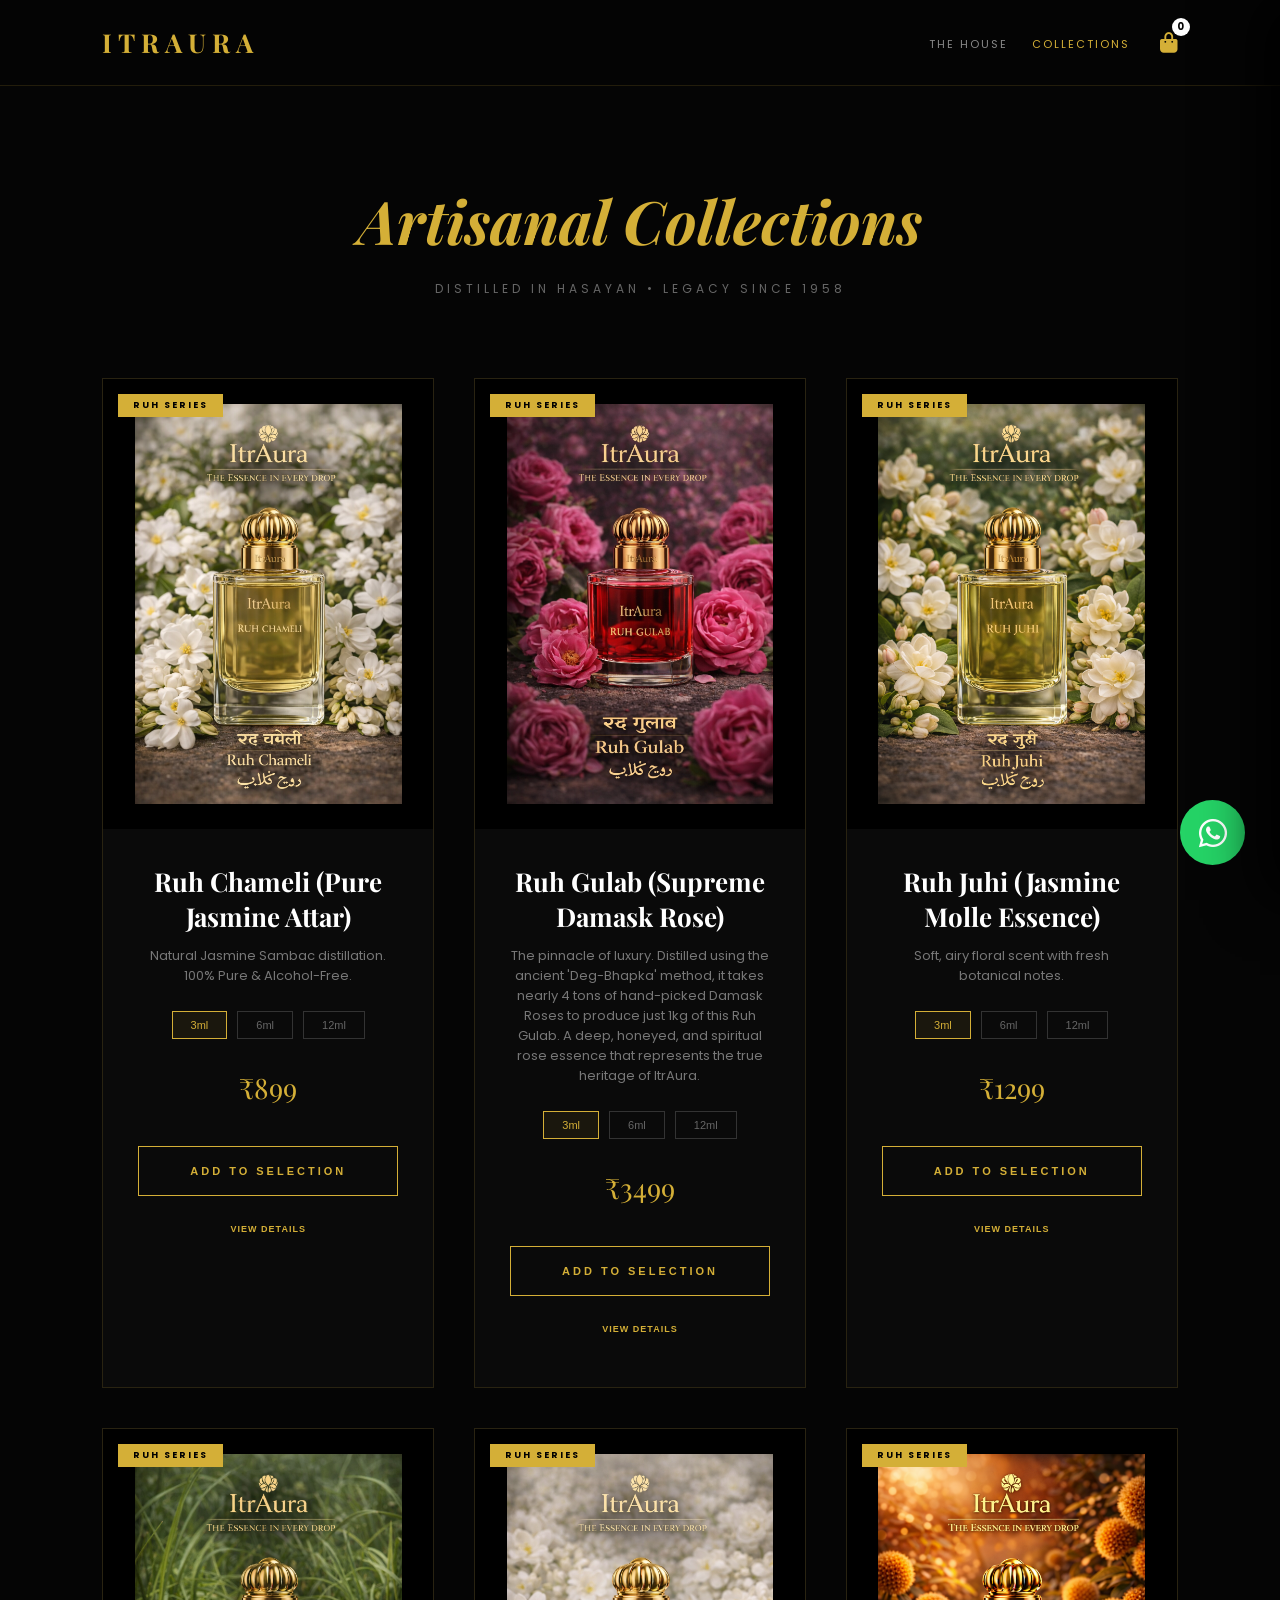
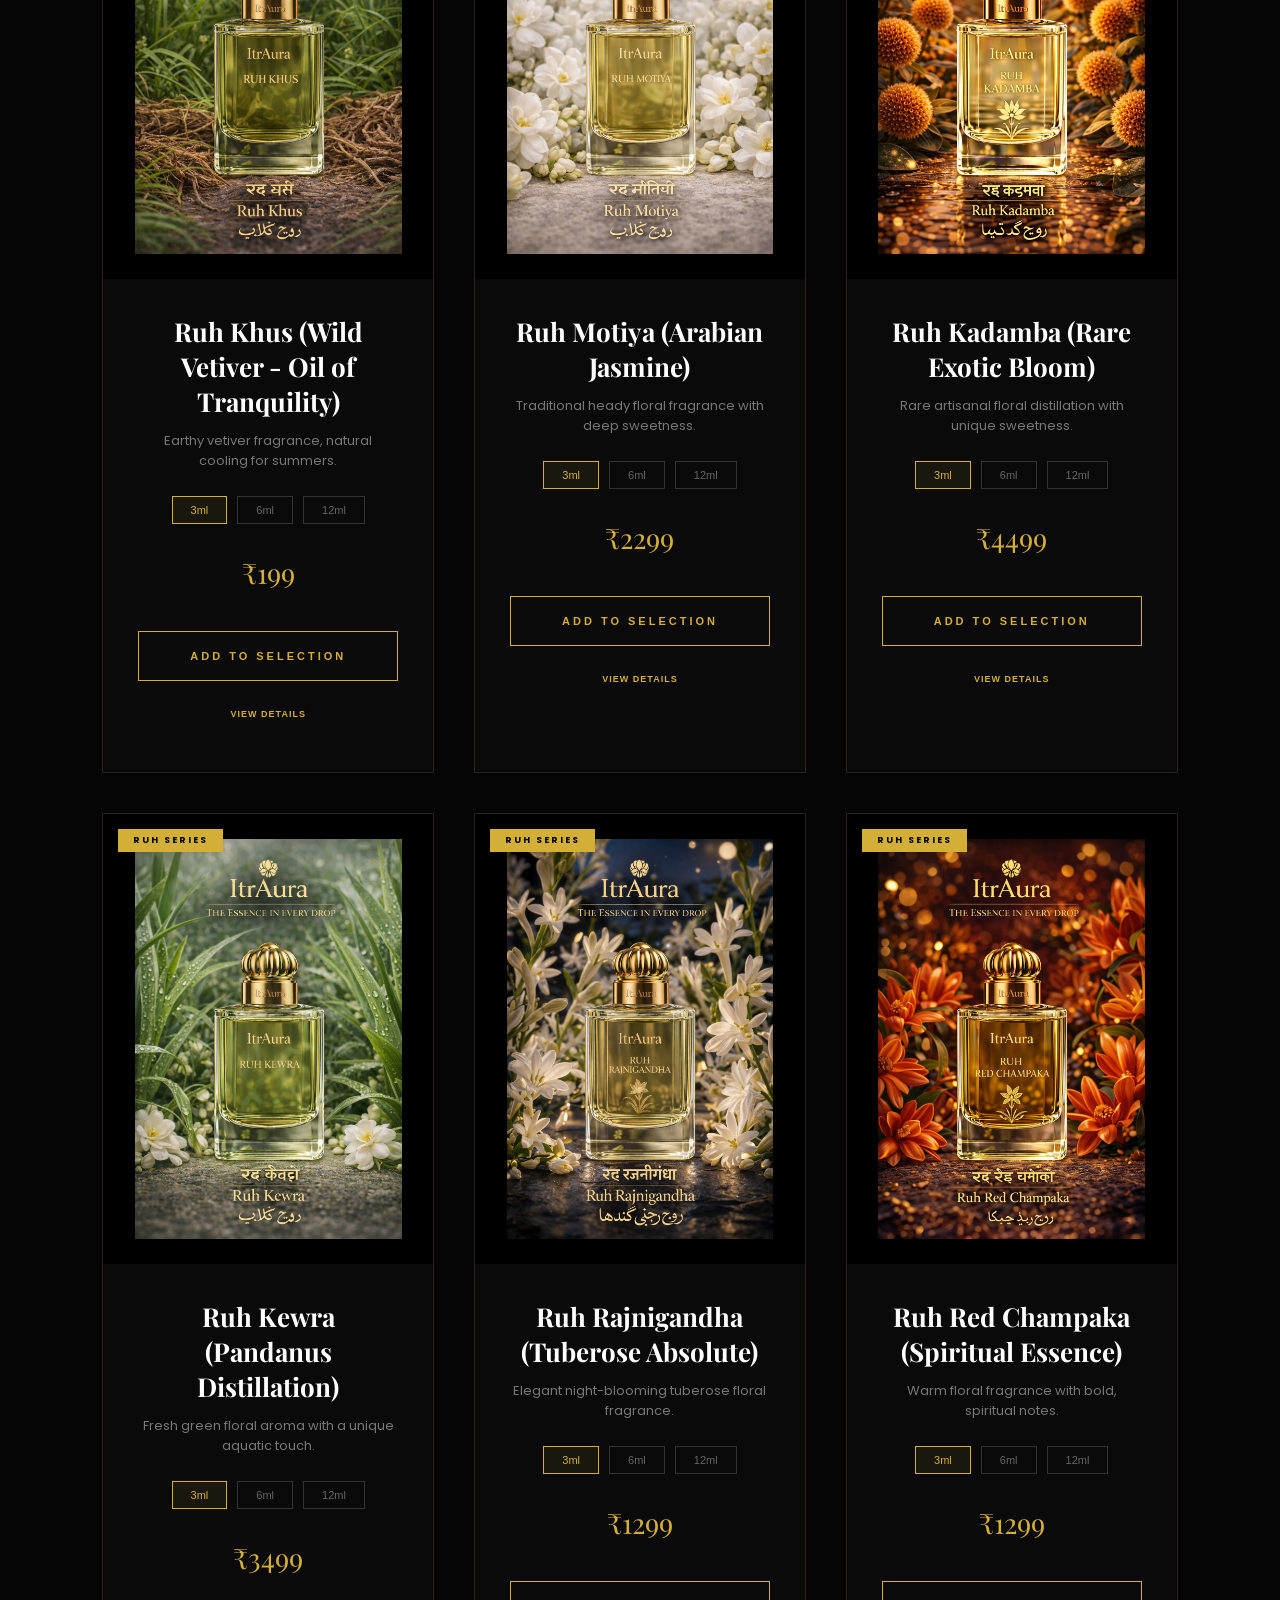
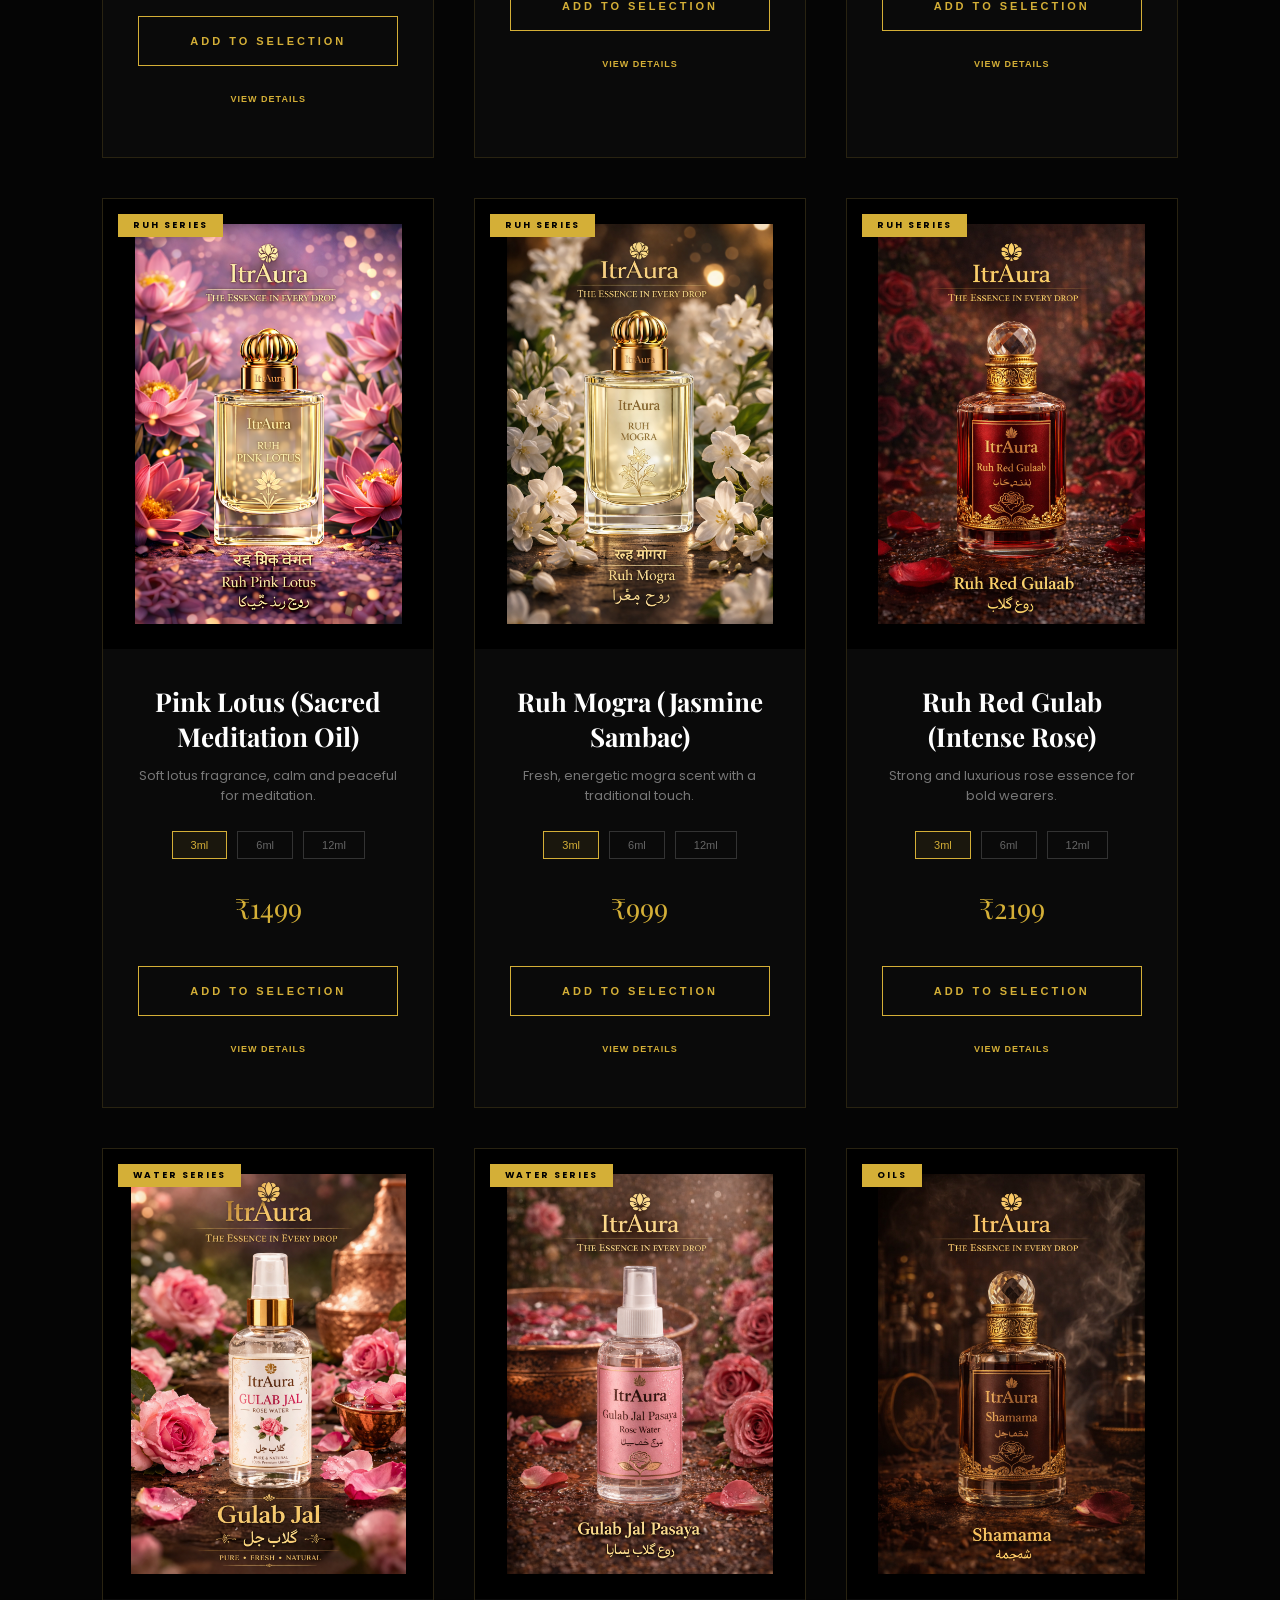
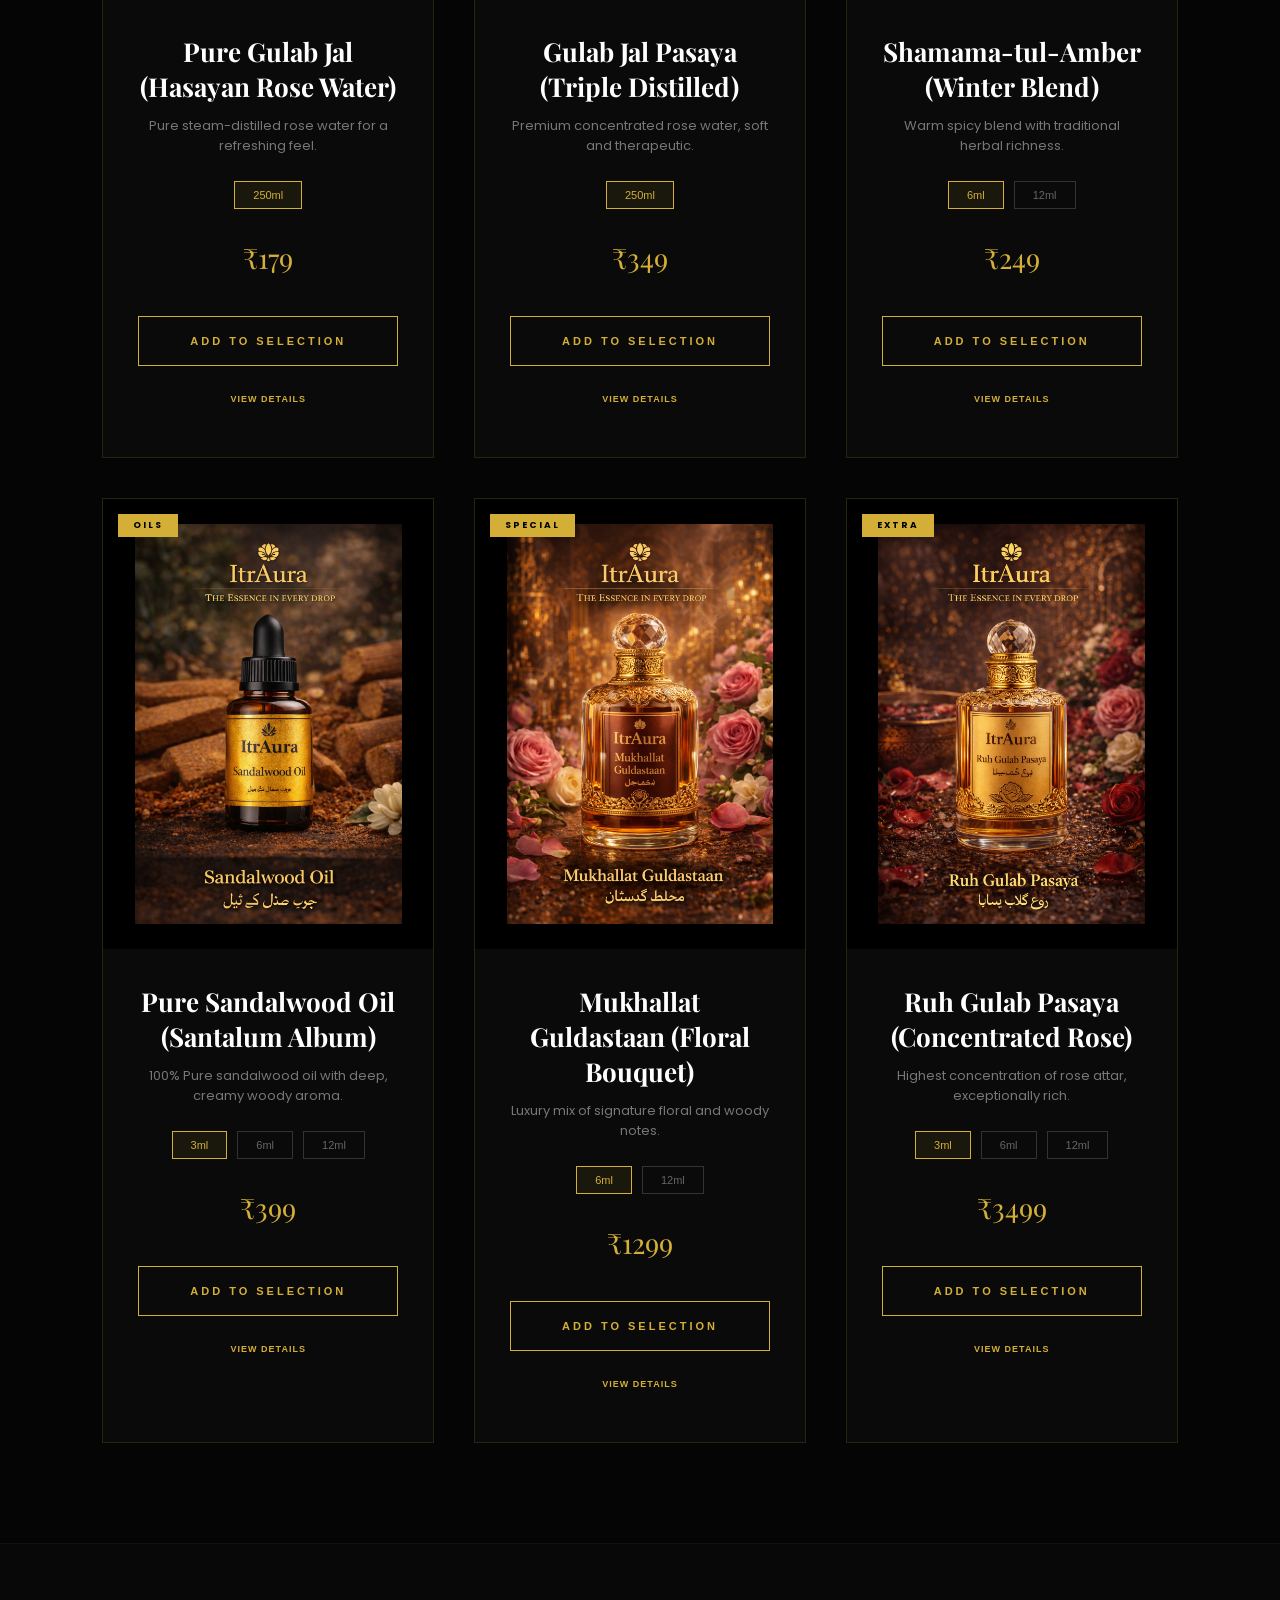
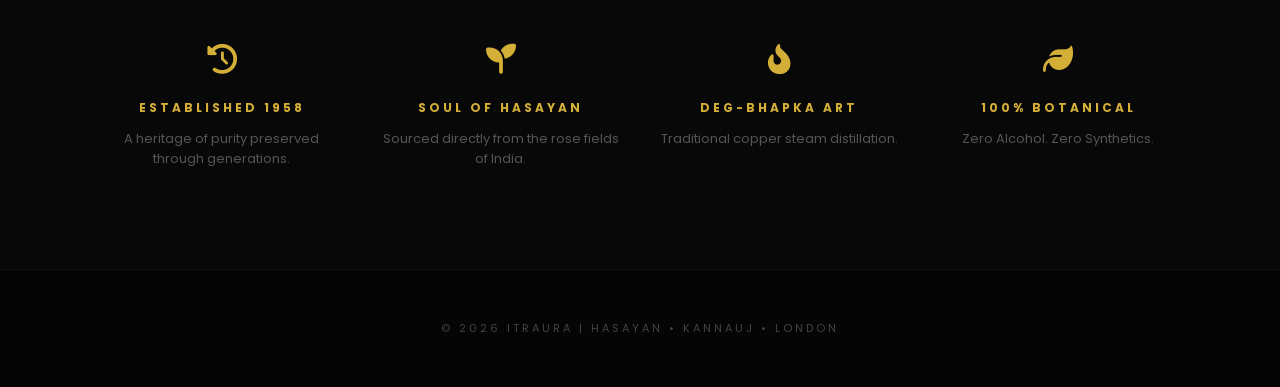
<file: products.html>
<!DOCTYPE html>
<html lang="en">
<head>
    <meta charset="UTF-8">
    <meta name="viewport" content="width=device-width, initial-scale=1.0, maximum-scale=1.0, user-scalable=no">
    <meta name="description" content="ItrAura - Artisanal Botanical Perfumery since 1958. 100% Purity, 0% Alcohol.">
    <title>The Collections | ItrAura | Est. 1958 | Hasayan • Kannauj</title>
    
    <link href="https://fonts.googleapis.com/css2?family=Playfair+Display:ital,wght@0,400;0,700;1,400&family=Poppins:wght@200;300;400;500;600&display=swap" rel="stylesheet">
    <link rel="stylesheet" href="https://cdnjs.cloudflare.com/ajax/libs/font-awesome/6.4.0/css/all.min.css">
    
    <style>
        :root {
            --gold: #D4AF37; --black: #050505; --dark-gray: #0a0a0a; --white: #ffffff;
            --border-gold: rgba(212, 175, 55, 0.15);
            --transition: all 0.5s cubic-bezier(0.7, 0, 0.3, 1);
        }

        * { margin: 0; padding: 0; box-sizing: border-box; -webkit-tap-highlight-color: transparent; }
        body { background-color: var(--black); color: var(--white); font-family: 'Poppins', sans-serif; overflow-x: hidden; }
        a { text-decoration: none; color: inherit; }

        /* HEADER & CART ICON */
        header { position: fixed; top: 0; width: 100%; padding: 25px 8%; display: flex; justify-content: space-between; align-items: center; z-index: 5000; background: rgba(5,5,5,0.95); backdrop-filter: blur(15px); border-bottom: 1px solid var(--border-gold); }
        .logo { font-family: 'Playfair Display', serif; font-size: 26px; font-weight: 700; letter-spacing: 6px; color: var(--gold); text-transform: uppercase; cursor: pointer; }
        
        .nav-right { display: flex; align-items: center; gap: 30px; }
        .nav-menu a { font-size: 11px; letter-spacing: 2px; text-transform: uppercase; color: #888; transition: 0.3s; margin-left: 20px; }
        .nav-menu a.active { color: var(--gold); }
        .cart-trigger { position: relative; cursor: pointer; color: var(--gold); font-size: 20px; }
        .cart-count { position: absolute; top: -10px; right: -12px; background: var(--white); color: var(--black); font-size: 10px; width: 18px; height: 18px; border-radius: 50%; display: flex; align-items: center; justify-content: center; font-weight: 700; }

        /* LUXURY SIDE CART */
        #cart-drawer { position: fixed; top: 0; right: -450px; width: 450px; height: 100%; background: #080808; border-left: 1px solid var(--gold); z-index: 9999; transition: var(--transition); padding: 40px; display: flex; flex-direction: column; box-shadow: -20px 0 50px rgba(0,0,0,0.9); }
        #cart-drawer.open { right: 0; }
        .cart-head { display: flex; justify-content: space-between; align-items: center; border-bottom: 1px solid #222; padding-bottom: 20px; margin-bottom: 30px; }
        .cart-head h2 { font-family: 'Playfair Display', serif; color: var(--gold); font-size: 24px; }
        #cart-content { flex-grow: 1; overflow-y: auto; }
        .cart-item-row { display: flex; gap: 15px; margin-bottom: 20px; align-items: center; border-bottom: 1px solid #111; padding-bottom: 15px; }
        .cart-item-row img { width: 70px; height: 70px; object-fit: contain; border: 1px solid #222; background: #000; }
        .cart-total { display: flex; justify-content: space-between; font-size: 22px; color: var(--gold); font-family: 'Playfair Display', serif; padding: 20px 0; border-top: 1px solid #222; margin-top: 20px; }
        .checkout-btn { width: 100%; padding: 20px; background: var(--gold); color: #000; font-weight: 700; text-transform: uppercase; border: none; letter-spacing: 2px; cursor: pointer; }
        #cart-mask { position: fixed; inset: 0; background: rgba(0,0,0,0.8); z-index: 9998; display: none; backdrop-filter: blur(5px); }

        /* SHOP CONTENT */
        .shop-header { padding: 180px 8% 80px; text-align: center; }
        .shop-header h1 { font-family: 'Playfair Display', serif; font-size: clamp(35px, 6vw, 60px); color: var(--gold); margin-bottom: 20px; font-style: italic; }
        .shop-header p { font-size: 12px; letter-spacing: 4px; color: #666; text-transform: uppercase; }
        .container { padding: 0 8% 100px; }
        .product-grid { display: grid; grid-template-columns: repeat(3, 1fr); gap: 40px; }

        /* CARD FIXES */
        .product-card { background: var(--dark-gray); border: 1px solid var(--border-gold); transition: var(--transition); display: flex; flex-direction: column; }
        .img-container { width: 100%; height: 450px; background: #000; position: relative; overflow: hidden; padding: 25px; display: flex; align-items: center; justify-content: center; }
        .product-card img { max-width: 100%; max-height: 100%; object-fit: contain; transition: 1s var(--transition); }
        .badge { position: absolute; top: 15px; left: 15px; background: var(--gold); color: #000; font-size: 9px; font-weight: 700; letter-spacing: 2px; padding: 5px 15px; text-transform: uppercase; z-index: 10; }
        .info { padding: 35px; text-align: center; flex-grow: 1; }
        .info h3 { font-family: 'Playfair Display', serif; font-size: 26px; margin-bottom: 12px; color: var(--white); }
        .info p { font-size: 13px; color: #777; margin-bottom: 25px; min-height: 40px; }
        .size-selector { display: flex; justify-content: center; gap: 10px; margin-bottom: 30px; }
        .ml-btn { background: transparent; border: 1px solid #333; color: #666; padding: 7px 18px; font-size: 11px; cursor: pointer; transition: 0.3s; }
        .ml-btn.active { border-color: var(--gold); color: var(--gold); background: rgba(212, 175, 55, 0.08); }
        .price-tag { font-family: 'Playfair Display', serif; font-size: 28px; color: var(--gold); margin-bottom: 30px; }
        .btn-experience { width: 100%; padding: 18px; background: transparent; border: 1px solid var(--gold); color: var(--gold); text-transform: uppercase; font-size: 11px; letter-spacing: 3px; font-weight: 600; cursor: pointer; transition: 0.4s; margin-top: 10px; }
        .btn-experience:hover { background: var(--gold); color: #000; }

        /* TRUST BAR */
        .trust-bar { display: grid; grid-template-columns: repeat(4, 1fr); background: #080808; padding: 100px 8%; border-top: 1px solid #111; gap: 40px; text-align: center; }
        .trust-item i { color: var(--gold); font-size: 30px; margin-bottom: 25px; display: block; }
        .trust-item h4 { font-size: 12px; letter-spacing: 3px; text-transform: uppercase; color: var(--gold); margin-bottom: 12px; }
        .trust-item p { font-size: 13px; color: #555; }

        .footer-simple { text-align: center; padding: 50px; border-top: 1px solid #111; font-size: 11px; color: #444; letter-spacing: 3px; }
        .whatsapp-float { position: fixed; bottom: 35px; right: 35px; background: #25d366; color: white; width: 65px; height: 65px; border-radius: 50%; display: flex; align-items: center; justify-content: center; font-size: 32px; z-index: 6000; }

        @media (max-width: 1024px) { .product-grid, .trust-bar { grid-template-columns: 1fr 1fr; } #cart-drawer { width: 100%; right: -100%; } }
        @media (max-width: 768px) { .product-grid, .trust-bar { grid-template-columns: 1fr; } .nav-menu { display: none; } }
    </style>
</head>
<body>

<div id="cart-drawer">
    <div class="cart-head">
        <h2>Your Selection</h2>
        <i class="fas fa-times" onclick="toggleCart()" style="cursor:pointer; color:var(--gold);"></i>
    </div>
    <div id="cart-content"></div>
    <div class="cart-footer-logic">
        <div class="cart-total">
            <span>Total</span>
            <span>₹<span id="cart-total-val">0</span></span>
        </div>
        <button class="checkout-btn" onclick="checkoutWhatsApp()">Checkout via WhatsApp</button>
    </div>
</div>
<div id="cart-mask" onclick="toggleCart()"></div>

<header>
    <div class="logo" onclick="window.location.href='index.html'">ITRAURA</div>
    <div class="nav-right">
        <nav class="nav-menu">
            <a href="index.html">The House</a>
            <a href="product.html" class="active">Collections</a>
        </nav>
        <div class="cart-trigger" onclick="toggleCart()">
            <i class="fas fa-shopping-bag"></i>
            <span class="cart-count" id="cart-badge">0</span>
        </div>
    </div>
</header>

<section class="shop-header">
    <h1>Artisanal Collections</h1>
    <p>Distilled in Hasayan • Legacy Since 1958</p>
</section>

<div class="container">
    <div id="product-list" class="product-grid"></div>
</div>

<section class="trust-bar">
    <div class="trust-item"><i class="fas fa-history"></i><h4>Established 1958</h4><p>A heritage of purity preserved through generations.</p></div>
    <div class="trust-item"><i class="fas fa-seedling"></i><h4>Soul of Hasayan</h4><p>Sourced directly from the rose fields of India.</p></div>
    <div class="trust-item"><i class="fas fa-fire-alt"></i><h4>Deg-Bhapka Art</h4><p>Traditional copper steam distillation.</p></div>
    <div class="trust-item"><i class="fas fa-leaf"></i><h4>100% Botanical</h4><p>Zero Alcohol. Zero Synthetics.</p></div>
</section>

<footer class="footer-simple">© 2026 ITRAURA | HASAYAN • KANNAUJ • LONDON</footer>

<a href="https://wa.me/917618243220" class="whatsapp-float" target="_blank"><i class="fab fa-whatsapp"></i></a>

<script src="data.js"></script>
<script>
    let cart = JSON.parse(localStorage.getItem('itraura_cart')) || [];
    const productGrid = document.getElementById('product-list');

    function renderProducts() {
        if (typeof products !== 'undefined') {
            productGrid.innerHTML = ''; 
            products.forEach(item => {
                const availableSizes = Object.keys(item.prices);
                const firstSize = availableSizes[0];
                const firstPrice = item.prices[firstSize];

                const card = document.createElement('div');
                card.className = 'product-card';
                card.innerHTML = `
                    <div class="img-container">
                        <div class="badge">${item.category}</div>
                        <img src="${item.img}" alt="${item.name}" onclick="goToDetail(${item.id})">
                    </div>
                    <div class="info">
                        <h3 onclick="goToDetail(${item.id})">${item.name}</h3>
                        <p>${item.desc}</p>
                        <div class="size-selector">
                            ${availableSizes.map((size, index) => `
                                <button class="ml-btn ${index === 0 ? 'active' : ''}" 
                                        onclick="changePrice(this, ${item.prices[size]})">
                                    ${size}
                                </button>
                            `).join('')}
                        </div>
                        <div class="price-tag">₹<span class="price-val">${firstPrice}</span></div>
                        <button class="btn-experience" onclick="addToSelection(${item.id}, this)">Add to Selection</button>
                        <button class="btn-experience" style="border:none; font-size:9px; letter-spacing:1px;" onclick="goToDetail(${item.id})">View Details</button>
                    </div>
                `;
                productGrid.appendChild(card);
            });
        }
        updateBadge();
    }

    function changePrice(btn, newPrice) {
        const info = btn.closest('.info');
        info.querySelector('.price-val').innerText = newPrice;
        info.querySelectorAll('.ml-btn').forEach(b => b.classList.remove('active'));
        btn.classList.add('active');
    }

    function addToSelection(id, btn) {
        const item = products.find(p => p.id === id);
        const info = btn.closest('.info');
        const size = info.querySelector('.ml-btn.active').innerText;
        const price = parseInt(info.querySelector('.price-val').innerText);
        
        const existing = cart.find(c => c.id === id && c.size === size);
        if(existing) existing.qty++;
        else cart.push({ id, name: item.name, price, size, img: item.img, qty: 1 });
        
        localStorage.setItem('itraura_cart', JSON.stringify(cart));
        updateBadge();
        toggleCart();
    }

    function toggleCart() {
        const drawer = document.getElementById('cart-drawer');
        const mask = document.getElementById('cart-mask');
        drawer.classList.toggle('open');
        mask.style.display = drawer.classList.contains('open') ? 'block' : 'none';
        renderCart();
    }

    function renderCart() {
        const container = document.getElementById('cart-content');
        const totalVal = document.getElementById('cart-total-val');
        container.innerHTML = '';
        let total = 0;
        
        if(cart.length === 0) {
            container.innerHTML = '<p style="text-align:center; padding:50px; color:#444;">Your selection is empty.</p>';
            totalVal.innerText = '0'; return;
        }

        cart.forEach((item, index) => {
            total += item.price * item.qty;
            container.innerHTML += `
                <div class="cart-item-row">
                    <img src="${item.img}">
                    <div style="flex-grow:1">
                        <h4 style="color:var(--gold); font-size:14px;">${item.name}</h4>
                        <p style="font-size:10px; color:#555;">${item.size} x ${item.qty}</p>
                        <p>₹${item.price * item.qty}</p>
                    </div>
                    <i class="fas fa-trash" onclick="removeItem(${index})" style="cursor:pointer; color:#222;"></i>
                </div>`;
        });
        totalVal.innerText = total;
    }

    function removeItem(index) {
        cart.splice(index, 1);
        localStorage.setItem('itraura_cart', JSON.stringify(cart));
        renderCart(); updateBadge();
    }

    function updateBadge() {
        document.getElementById('cart-badge').innerText = cart.reduce((s, i) => s + i.qty, 0);
    }

    function checkoutWhatsApp() {
        if(cart.length === 0) return;
        let msg = "Hello ItrAura, I'd like to order:\n";
        cart.forEach(i => msg += `• ${i.name} (${i.size}) x ${i.qty} = ₹${i.price*i.qty}\n`);
        msg += `\nTotal: ₹${document.getElementById('cart-total-val').innerText}`;
        window.open(`https://wa.me/917618243220?text=${encodeURIComponent(msg)}`);
    }

    function goToDetail(id) { window.location.href = `product-detail.html?id=${id}`; }

    window.onload = renderProducts;
</script>
</body>
</html>
</file>
